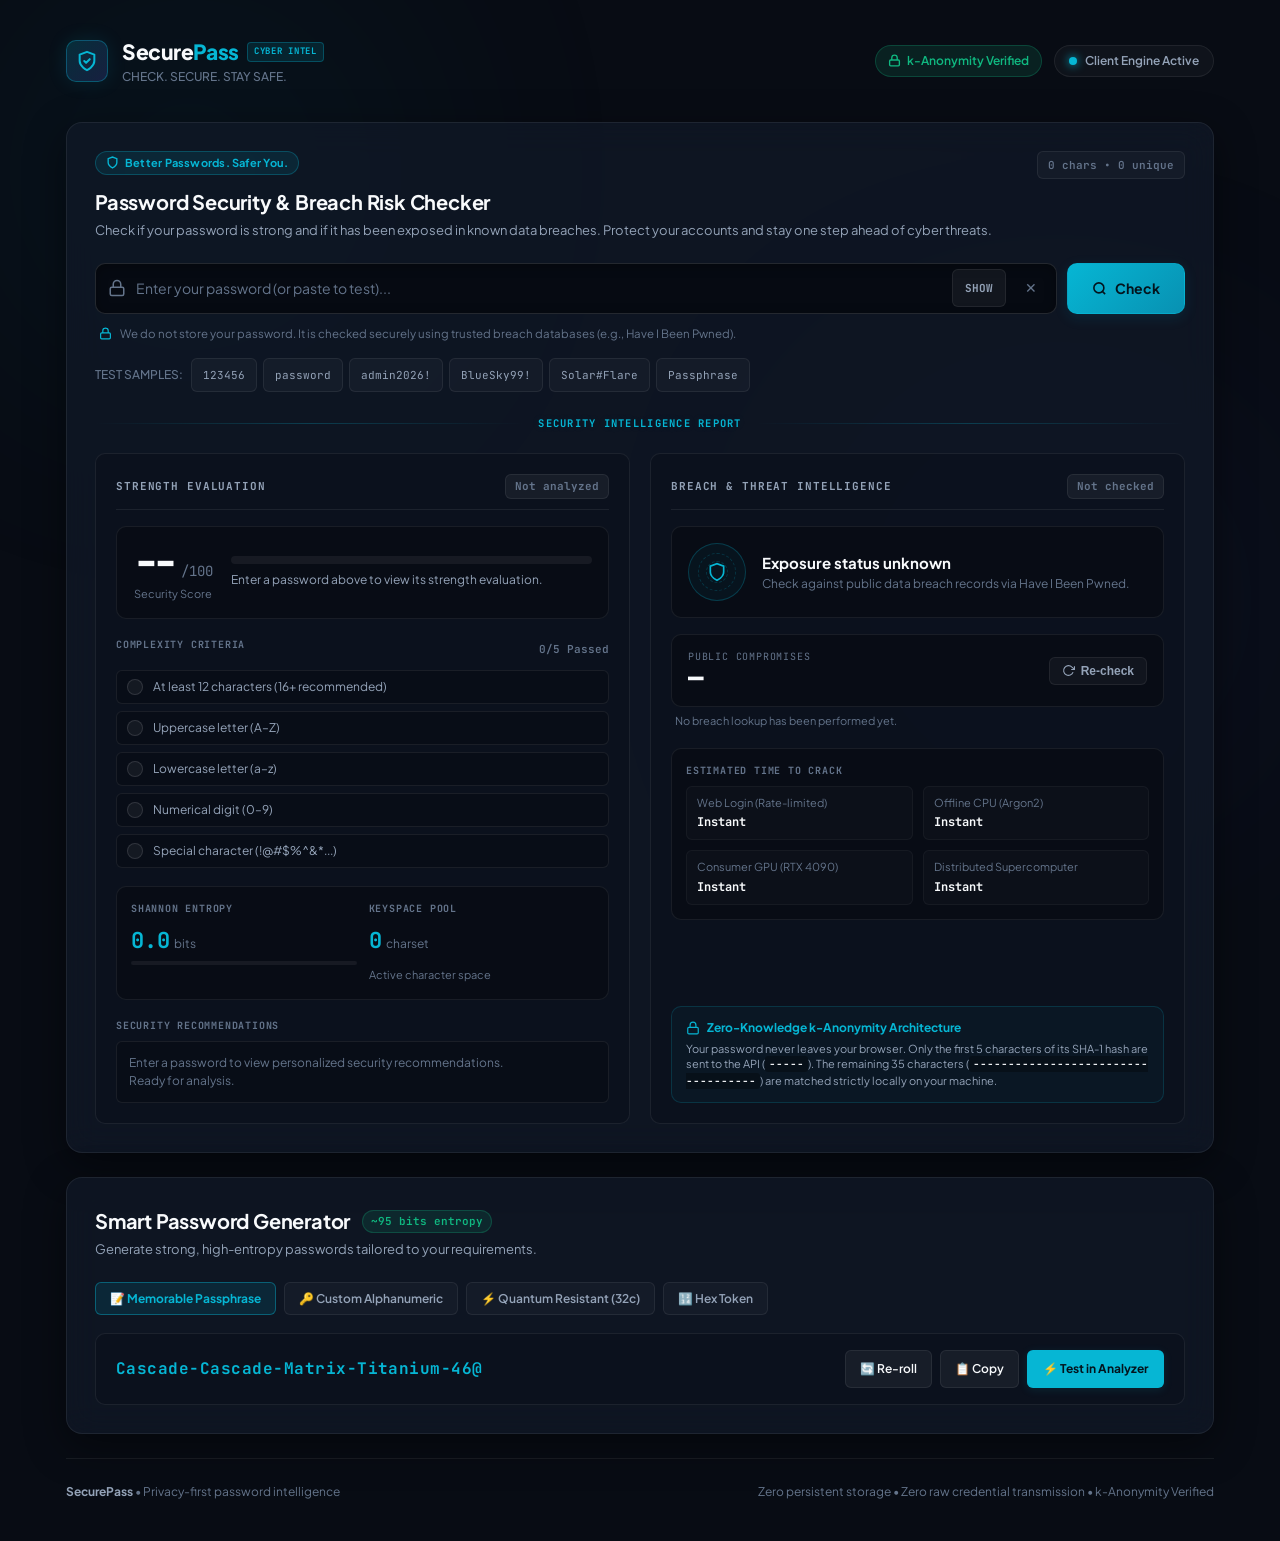
<file: index.html>
<!DOCTYPE html>
<html lang="en">
<head>
  <meta charset="UTF-8">
  <meta name="viewport" content="width=device-width, initial-scale=1.0">
  <meta name="theme-color" content="#080c14">
  <meta name="apple-mobile-web-app-capable" content="yes">
  <meta name="apple-mobile-web-app-status-bar-style" content="black-translucent">
  <meta name="mobile-web-app-capable" content="yes">
  <title>SecurePass — Cyber Security &amp; Password Intelligence</title>
  <meta name="description" content="Modern cybersecurity intelligence dashboard for password entropy evaluation, custom password generation, and privacy-preserving k-Anonymity breach detection.">
  
  <!-- Modern Clean Typography from Google Fonts -->
  <link rel="preconnect" href="https://fonts.googleapis.com">
  <link rel="preconnect" href="https://fonts.gstatic.com" crossorigin>
  <link href="https://fonts.googleapis.com/css2?family=Plus+Jakarta+Sans:wght@400;500;600;700;800&family=JetBrains+Mono:wght@400;500;600;700&display=swap" rel="stylesheet">
  
  <!-- Stylesheet -->
  <link rel="stylesheet" href="static/style.css" id="primaryStylesheet">
  <script>
    (function() {
      // Auto-resolve relative static assets if opened from a subfolder
      if (window.location.protocol === 'file:' || !window.location.host.includes('5000')) {
        var s = document.getElementById('primaryStylesheet');
        if (s && window.location.pathname.indexOf('templates') !== -1) {
          s.href = '../static/style.css';
        }
      }
    })();
  </script>
</head>
<body class="cyber-clean-theme">
  <!-- Overflow-contained background glow accents to prevent mobile horizontal widening -->
  <div class="ambient-glow-wrapper" aria-hidden="true">
    <div class="ambient-glow glow-cyan"></div>
    <div class="ambient-glow glow-blue"></div>
  </div>

  <div class="app-container">
    <!-- Header -->
    <header class="app-header">
      <div class="header-left">
        <div class="logo-shield" aria-hidden="true">
          <svg width="22" height="22" viewBox="0 0 24 24" fill="none" stroke="currentColor" stroke-width="2.2" stroke-linecap="round" stroke-linejoin="round">
            <path d="M12 22s8-4 8-10V5l-8-3-8 3v7c0 6 8 10 8 10z"></path>
            <polyline points="9 12 11 14 15 10"></polyline>
          </svg>
        </div>
        <div class="brand-text">
          <div class="brand-title-row">
            <span class="brand-name">Secure<span class="accent-text">Pass</span></span>
            <span class="brand-badge">CYBER INTEL</span>
          </div>
          <span class="brand-tagline">CHECK. SECURE. STAY SAFE.</span>
        </div>
      </div>

      <div class="header-right">
        <div class="privacy-pill" title="Passwords are never stored, logged, or sent unhashed">
          <svg width="13" height="13" viewBox="0 0 24 24" fill="none" stroke="currentColor" stroke-width="2.5">
            <rect x="3" y="11" width="18" height="11" rx="2" ry="2"></rect>
            <path d="M7 11V7a5 5 0 0 1 10 0v4"></path>
          </svg>
          <span>k-Anonymity Verified</span>
        </div>

        <div class="backend-status-pill" id="backendStatusPill" title="Connection status with backend">
          <span class="status-dot waiting" id="backendStatusDot"></span>
          <span class="status-label" id="backendStatusText">Connecting...</span>
        </div>
      </div>
    </header>

    <!-- MAIN SECTION: Password Analyzer Card -->
    <main class="panel panel-analyzer" aria-labelledby="analyzer-heading">
      <div class="panel-header-simple">
        <div class="header-copy">
          <div class="hero-badge-pill">
            <svg width="13" height="13" viewBox="0 0 24 24" fill="none" stroke="currentColor" stroke-width="2.5">
              <path d="M12 22s8-4 8-10V5l-8-3-8 3v7c0 6 8 10 8 10z"></path>
            </svg>
            <span>Better Passwords. Safer You.</span>
          </div>
          <h1 id="analyzer-heading" class="panel-title">Password Security &amp; Breach Risk Checker</h1>
          <p class="panel-desc">Check if your password is strong and if it has been exposed in known data breaches. Protect your accounts and stay one step ahead of cyber threats.</p>
        </div>
        <span class="char-counter-tag" id="inputStatsBadge">
          <span id="charCount">0</span> chars &bull; <span id="uniqueCount">0</span> unique
        </span>
      </div>

      <!-- Main Input Box with Integrated Action -->
      <div class="input-form-block">
        <div class="input-container" id="inputContainer">
          <div class="input-icon" aria-hidden="true">
            <svg width="18" height="18" viewBox="0 0 24 24" fill="none" stroke="currentColor" stroke-width="2">
              <rect x="3" y="11" width="18" height="11" rx="2" ry="2"></rect>
              <path d="M7 11V7a5 5 0 0 1 10 0v4"></path>
            </svg>
          </div>
          <input 
            type="password" 
            id="passwordInput" 
            class="password-input" 
            placeholder="Enter your password (or paste to test)..."
            autocomplete="off" 
            autocapitalize="off" 
            spellcheck="false"
          />
          <div class="input-button-group">
            <button type="button" id="togglePasswordBtn" class="btn-toggle-eye" aria-label="Show or hide password">SHOW</button>
            <button type="button" id="clearPasswordBtn" class="btn-clear-input" aria-label="Clear input" title="Clear input">✕</button>
          </div>
        </div>

        <button type="button" id="analyzeBtn" class="btn-primary-action">
          <svg width="15" height="15" viewBox="0 0 24 24" fill="none" stroke="currentColor" stroke-width="2.5">
            <circle cx="11" cy="11" r="8"></circle>
            <line x1="21" y1="21" x2="16.65" y2="16.65"></line>
          </svg>
          <span>Check</span>
        </button>
      </div>

      <!-- Trust & Zero-Knowledge Disclaimer -->
      <div class="privacy-guarantee-note">
        <svg width="13" height="13" viewBox="0 0 24 24" fill="none" stroke="currentColor" stroke-width="2.2">
          <rect x="3" y="11" width="18" height="11" rx="2" ry="2"></rect>
          <path d="M7 11V7a5 5 0 0 1 10 0v4"></path>
        </svg>
        <span>We do not store your password. It is checked securely using trusted breach databases (e.g., Have I Been Pwned).</span>
      </div>

      <!-- Presets & Test Samples -->
      <div class="input-footer-row">
        <div class="sample-chips-group">
          <span class="sample-label">TEST SAMPLES:</span>
          <div class="sample-chips">
            <button type="button" class="sample-chip weak" data-sample="123456" title="Weak: 123456">123456</button>
            <button type="button" class="sample-chip weak" data-sample="password123" title="Common: password">password</button>
            <button type="button" class="sample-chip weak" data-sample="admin2026!" title="Default: admin2026!">admin2026!</button>
            <button type="button" class="sample-chip moderate" data-sample="BlueSky99!" title="Moderate: BlueSky99!">BlueSky99!</button>
            <button type="button" class="sample-chip strong" data-sample="Solar#Flare$Cascade88" title="Strong: Solar#Flare$Cascade88">Solar#Flare</button>
            <button type="button" class="sample-chip strong" data-sample="Correct-Horse-Battery-Staple-2026!" title="Passphrase">Passphrase</button>
          </div>
        </div>
      </div>

      <!-- Security Intelligence Report Divider -->
      <div class="section-intel-banner">
        <span class="intel-banner-line"></span>
        <span class="intel-banner-text">SECURITY INTELLIGENCE REPORT</span>
        <span class="intel-banner-line"></span>
      </div>

      <!-- 2-Column Results Grid -->
      <div class="analyzer-results-grid">
        <!-- Left Sub-card: Strength, Checklist, Telemetry & Recommendations -->
        <div class="result-subpanel">
          <div class="subpanel-header">
            <span class="subpanel-title">STRENGTH EVALUATION</span>
            <span class="score-badge default" id="scoreRatingBadge">Not analyzed</span>
          </div>

          <!-- Score Row -->
          <div class="score-overview-box">
            <div class="score-number-col">
              <div class="score-digits">
                <span class="score-value" id="scoreValue">--</span>
                <span class="score-max">/100</span>
              </div>
              <span class="score-caption">Security Score</span>
            </div>

            <div class="score-bar-col">
              <div class="progress-track" role="progressbar" aria-valuenow="0" aria-valuemin="0" aria-valuemax="100" id="progressTrack">
                <div class="progress-fill" id="progressFill"></div>
              </div>
              <p class="score-feedback" id="scoreFeedback">Enter a password above to view its strength evaluation.</p>
            </div>
          </div>

          <!-- Complexity Checklist -->
          <div class="requirements-box">
            <div class="requirements-heading-row">
              <span class="req-title">COMPLEXITY CRITERIA</span>
              <span class="counter-badge" id="checklistCounter">0/5 Passed</span>
            </div>

            <ul class="checklist" id="checklist">
              <li class="checklist-item" id="check-length" data-rule="length">
                <span class="check-circle" aria-hidden="true">
                  <svg width="10" height="10" viewBox="0 0 24 24" fill="none" stroke="currentColor" stroke-width="3.5">
                    <polyline points="20 6 9 17 4 12"></polyline>
                  </svg>
                </span>
                <span class="check-text">At least 12 characters (16+ recommended)</span>
              </li>
              <li class="checklist-item" id="check-uppercase" data-rule="uppercase">
                <span class="check-circle" aria-hidden="true">
                  <svg width="10" height="10" viewBox="0 0 24 24" fill="none" stroke="currentColor" stroke-width="3.5">
                    <polyline points="20 6 9 17 4 12"></polyline>
                  </svg>
                </span>
                <span class="check-text">Uppercase letter (A–Z)</span>
              </li>
              <li class="checklist-item" id="check-lowercase" data-rule="lowercase">
                <span class="check-circle" aria-hidden="true">
                  <svg width="10" height="10" viewBox="0 0 24 24" fill="none" stroke="currentColor" stroke-width="3.5">
                    <polyline points="20 6 9 17 4 12"></polyline>
                  </svg>
                </span>
                <span class="check-text">Lowercase letter (a–z)</span>
              </li>
              <li class="checklist-item" id="check-number" data-rule="number">
                <span class="check-circle" aria-hidden="true">
                  <svg width="10" height="10" viewBox="0 0 24 24" fill="none" stroke="currentColor" stroke-width="3.5">
                    <polyline points="20 6 9 17 4 12"></polyline>
                  </svg>
                </span>
                <span class="check-text">Numerical digit (0–9)</span>
              </li>
              <li class="checklist-item" id="check-special" data-rule="special">
                <span class="check-circle" aria-hidden="true">
                  <svg width="10" height="10" viewBox="0 0 24 24" fill="none" stroke="currentColor" stroke-width="3.5">
                    <polyline points="20 6 9 17 4 12"></polyline>
                  </svg>
                </span>
                <span class="check-text">Special character (!@#$%^&*...)</span>
              </li>
            </ul>
          </div>

          <!-- Entropy & Keyspace Telemetry Strip -->
          <div class="entropy-metrics-strip">
            <div class="entropy-col">
              <span class="req-title">SHANNON ENTROPY</span>
              <div class="entropy-val-row">
                <span class="entropy-number" id="entropyValue">0.0</span>
                <span class="entropy-unit">bits</span>
              </div>
              <div class="entropy-mini-track">
                <div class="entropy-mini-fill" id="entropyFill" style="width: 0%"></div>
              </div>
            </div>

            <div class="entropy-col">
              <span class="req-title">KEYSPACE POOL</span>
              <div class="entropy-val-row">
                <span class="entropy-number" id="poolSizeValue">0</span>
                <span class="entropy-unit">charset</span>
              </div>
              <span class="entropy-subtext" id="combinationsValue" style="display: none;">0</span>
              <span class="entropy-subtext">Active character space</span>
            </div>
          </div>

          <!-- Recommendations Box -->
          <div class="recommendations-box">
            <span class="req-title">SECURITY RECOMMENDATIONS</span>
            <div class="recommendations-container" id="recommendationsContainer">
              <div class="recommendations-prompt" id="recommendationsPrompt">
                <span>Enter a password to view personalized security recommendations.</span>
              </div>
              <div class="recommendations-status-box" id="recommendationsStatusBox">
                Ready for analysis.
              </div>
              <ul class="recommendations-list" id="recommendationsList" style="display: none;">
                <!-- Dynamically populated -->
              </ul>
            </div>
          </div>
        </div>

        <!-- Right Sub-card: Breach & Attack Intelligence -->
        <div class="result-subpanel">
          <div class="subpanel-header">
            <span class="subpanel-title">BREACH &amp; THREAT INTELLIGENCE</span>
            <span class="badge-status" id="breachBadge">Not checked</span>
          </div>

          <!-- Breach Result Box -->
          <div class="breach-status-card">
            <div class="radar-wrapper" id="radarWrapper" aria-hidden="true">
              <div class="radar-circle ring-1"></div>
              <div class="radar-circle ring-2"></div>
              <div class="radar-icon">
                <svg width="20" height="20" viewBox="0 0 24 24" fill="none" stroke="currentColor" stroke-width="2">
                  <path d="M12 22s8-4 8-10V5l-8-3-8 3v7c0 6 8 10 8 10z"></path>
                </svg>
              </div>
            </div>

            <div class="breach-status-info">
              <h3 class="breach-status-title" id="breachStatusTitle">Exposure status unknown</h3>
              <p class="breach-status-desc" id="breachStatusDesc">Check against public data breach records via Have I Been Pwned.</p>
            </div>
          </div>

          <!-- Occurrences Metric -->
          <div class="occurrences-metric-row">
            <div class="occurrences-content">
              <span class="occurrences-label">PUBLIC COMPROMISES</span>
              <span class="occurrences-count" id="occurrencesCount">—</span>
            </div>
            <button type="button" id="retryBreachBtn" class="btn-ghost-retry">
              <svg width="13" height="13" viewBox="0 0 24 24" fill="none" stroke="currentColor" stroke-width="2">
                <polyline points="23 4 23 10 17 10"></polyline>
                <path d="M20.49 15a9 9 0 1 1-2.12-9.36L23 10"></path>
              </svg>
              <span>Re-check</span>
            </button>
          </div>
          <p class="occurrences-subtext" id="occurrencesSubtext">No breach lookup has been performed yet.</p>

          <!-- Cracking Time Estimation -->
          <div class="crack-time-card">
            <span class="req-title">ESTIMATED TIME TO CRACK</span>
            <div class="crack-time-grid">
              <div class="crack-item">
                <span class="crack-label">Web Login (Rate-limited)</span>
                <span class="crack-value" id="crackOnline">Instant</span>
              </div>
              <div class="crack-item">
                <span class="crack-label">Offline CPU (Argon2)</span>
                <span class="crack-value" id="crackOffline">Instant</span>
              </div>
              <div class="crack-item">
                <span class="crack-label">Consumer GPU (RTX 4090)</span>
                <span class="crack-value" id="crackSingleGpu">Instant</span>
              </div>
              <div class="crack-item">
                <span class="crack-label">Distributed Supercomputer</span>
                <span class="crack-value" id="crackCluster">Instant</span>
              </div>
            </div>
          </div>

          <!-- k-Anonymity Privacy Guarantee Box -->
          <div class="privacy-notice-box">
            <div class="notice-header">
              <svg width="14" height="14" viewBox="0 0 24 24" fill="none" stroke="currentColor" stroke-width="2">
                <rect x="3" y="11" width="18" height="11" rx="2" ry="2"></rect>
                <path d="M7 11V7a5 5 0 0 1 10 0v4"></path>
              </svg>
              <span>Zero-Knowledge k-Anonymity Architecture</span>
            </div>
            <p class="notice-text">
              Your password never leaves your browser. Only the first 5 characters of its SHA-1 hash are sent to the API (<span class="hash-preview" id="sha1PrefixHex">-----</span>). The remaining 35 characters (<span class="hash-preview" id="sha1SuffixHex">-----------------------------------</span>) are matched strictly locally on your machine.
            </p>
          </div>
        </div>
      </div>
    </main>

    <!-- SECTION 2: Clean Custom Password Generator -->
    <section class="panel panel-generator" aria-labelledby="generator-heading">
      <div class="panel-header-simple">
        <div class="header-copy">
          <div class="title-with-pill">
            <h2 id="generator-heading" class="panel-title">Smart Password Generator</h2>
            <span class="gen-entropy-badge" id="genEntropyTag">~95 bits entropy</span>
          </div>
          <p class="panel-desc">Generate strong, high-entropy passwords tailored to your requirements.</p>
        </div>
      </div>

      <!-- Generator Mode Selector Tabs -->
      <div class="generator-type-tabs" role="tablist">
        <button type="button" class="btn-gen-mode active" data-mode="passphrase" role="tab" aria-selected="true">
          <span>📝 Memorable Passphrase</span>
        </button>
        <button type="button" class="btn-gen-mode" data-mode="alphanumeric" role="tab" aria-selected="false">
          <span>🔑 Custom Alphanumeric</span>
        </button>
        <button type="button" class="btn-gen-mode" data-mode="quantum" role="tab" aria-selected="false">
          <span>⚡ Quantum Resistant (32c)</span>
        </button>
        <button type="button" class="btn-gen-mode" data-mode="hex" role="tab" aria-selected="false">
          <span>🔢 Hex Token</span>
        </button>
      </div>

      <!-- Generator Output Box -->
      <div class="generator-display-card">
        <div class="gen-token-box" id="generatedCipher">Correct-Horse-Battery-Staple-2026!</div>
        <div class="gen-buttons-row">
          <button type="button" id="regenerateBtn" class="btn-gen-secondary" title="Generate another password">
            <span>🔄 Re-roll</span>
          </button>
          <button type="button" id="copyGeneratedBtn" class="btn-gen-secondary" title="Copy to clipboard">
            <span id="copyText">📋 Copy</span>
          </button>
          <button type="button" id="deployGeneratedBtn" class="btn-gen-primary" title="Insert into analyzer above">
            <span>⚡ Test in Analyzer</span>
          </button>
        </div>
      </div>
    </section>

    <!-- Footer -->
    <footer class="app-footer">
      <div class="footer-left">
        <span class="footer-brand">SecurePass</span> &bull; Privacy-first password intelligence
      </div>
      <div class="footer-right">
        Zero persistent storage &bull; Zero raw credential transmission &bull; k-Anonymity Verified
      </div>
    </footer>
  </div>

  <!-- Application Logic -->
  <script src="static/app.js" id="primaryScript"></script>
  <script>
    (function() {
      if (window.location.protocol === 'file:' || !window.location.host.includes('5000')) {
        if (!window.SecurePassInitialized) {
          var s = document.createElement('script');
          s.src = window.location.pathname.indexOf('templates') !== -1 ? '../static/app.js' : 'static/app.js';
          document.body.appendChild(s);
        }
      }
    })();
  </script>
</body>
</html>
</file>
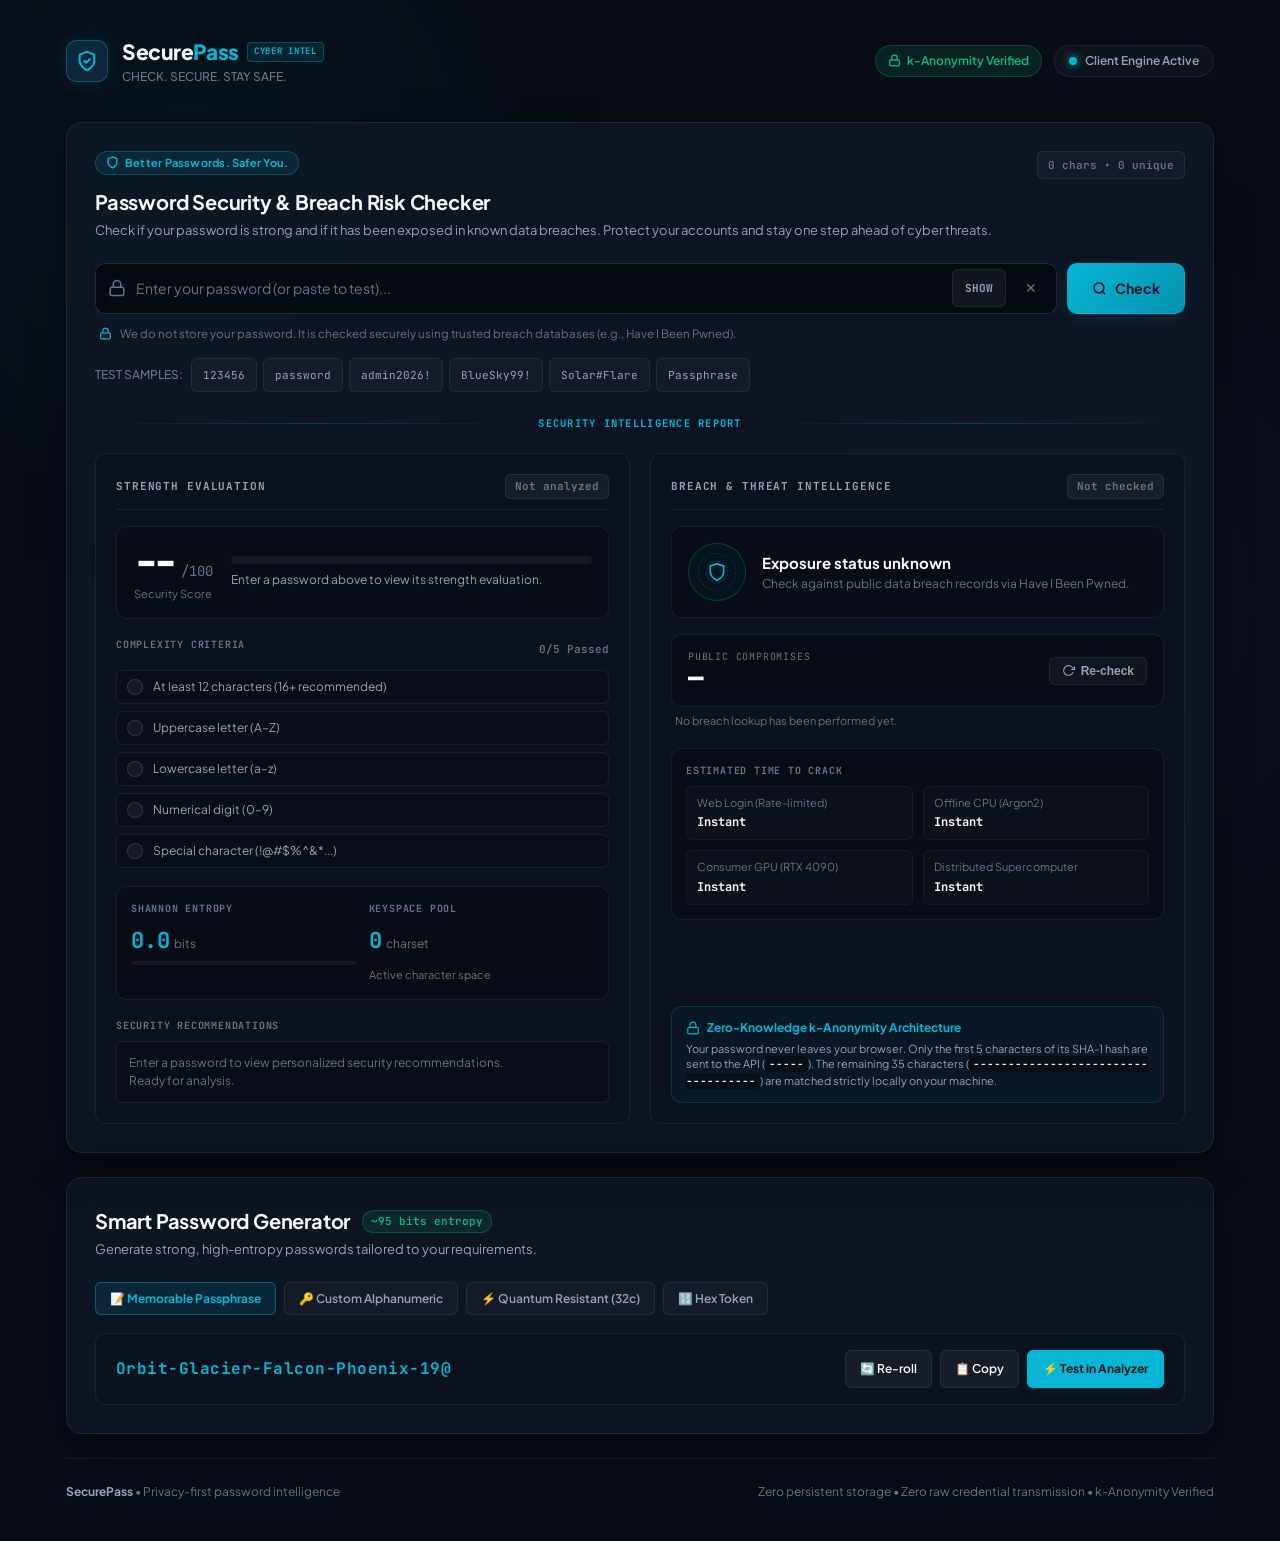
<file: templates/index.html>
<!DOCTYPE html>
<html lang="en">
<head>
  <meta charset="UTF-8">
  <meta name="viewport" content="width=device-width, initial-scale=1.0">
  <meta name="theme-color" content="#080c14">
  <meta name="apple-mobile-web-app-capable" content="yes">
  <meta name="apple-mobile-web-app-status-bar-style" content="black-translucent">
  <meta name="mobile-web-app-capable" content="yes">
  <title>SecurePass — Cyber Security &amp; Password Intelligence</title>
  <meta name="description" content="Modern cybersecurity intelligence dashboard for password entropy evaluation, custom password generation, and privacy-preserving k-Anonymity breach detection.">
  
  <!-- Modern Clean Typography from Google Fonts -->
  <link rel="preconnect" href="https://fonts.googleapis.com">
  <link rel="preconnect" href="https://fonts.gstatic.com" crossorigin>
  <link href="https://fonts.googleapis.com/css2?family=Plus+Jakarta+Sans:wght@400;500;600;700;800&family=JetBrains+Mono:wght@400;500;600;700&display=swap" rel="stylesheet">
  
  <!-- Stylesheet -->
  <link rel="stylesheet" href="/static/style.css" id="primaryStylesheet">
  <script>
    (function() {
      // Auto-resolve relative static assets if opened directly via file:// or non-Flask servers
      if (window.location.protocol === 'file:' || !window.location.host.includes('5000')) {
        var s = document.getElementById('primaryStylesheet');
        if (s) {
          s.href = window.location.pathname.indexOf('templates') !== -1 ? '../static/style.css' : 'static/style.css';
        }
      }
    })();
  </script>
</head>
<body class="cyber-clean-theme">
  <!-- Overflow-contained background glow accents to prevent mobile horizontal widening -->
  <div class="ambient-glow-wrapper" aria-hidden="true">
    <div class="ambient-glow glow-cyan"></div>
    <div class="ambient-glow glow-blue"></div>
  </div>

  <div class="app-container">
    <!-- Header -->
    <header class="app-header">
      <div class="header-left">
        <div class="logo-shield" aria-hidden="true">
          <svg width="22" height="22" viewBox="0 0 24 24" fill="none" stroke="currentColor" stroke-width="2.2" stroke-linecap="round" stroke-linejoin="round">
            <path d="M12 22s8-4 8-10V5l-8-3-8 3v7c0 6 8 10 8 10z"></path>
            <polyline points="9 12 11 14 15 10"></polyline>
          </svg>
        </div>
        <div class="brand-text">
          <div class="brand-title-row">
            <span class="brand-name">Secure<span class="accent-text">Pass</span></span>
            <span class="brand-badge">CYBER INTEL</span>
          </div>
          <span class="brand-tagline">CHECK. SECURE. STAY SAFE.</span>
        </div>
      </div>

      <div class="header-right">
        <div class="privacy-pill" title="Passwords are never stored, logged, or sent unhashed">
          <svg width="13" height="13" viewBox="0 0 24 24" fill="none" stroke="currentColor" stroke-width="2.5">
            <rect x="3" y="11" width="18" height="11" rx="2" ry="2"></rect>
            <path d="M7 11V7a5 5 0 0 1 10 0v4"></path>
          </svg>
          <span>k-Anonymity Verified</span>
        </div>

        <div class="backend-status-pill" id="backendStatusPill" title="Connection status with backend">
          <span class="status-dot waiting" id="backendStatusDot"></span>
          <span class="status-label" id="backendStatusText">Connecting...</span>
        </div>
      </div>
    </header>

    <!-- MAIN SECTION: Password Analyzer Card -->
    <main class="panel panel-analyzer" aria-labelledby="analyzer-heading">
      <div class="panel-header-simple">
        <div class="header-copy">
          <div class="hero-badge-pill">
            <svg width="13" height="13" viewBox="0 0 24 24" fill="none" stroke="currentColor" stroke-width="2.5">
              <path d="M12 22s8-4 8-10V5l-8-3-8 3v7c0 6 8 10 8 10z"></path>
            </svg>
            <span>Better Passwords. Safer You.</span>
          </div>
          <h1 id="analyzer-heading" class="panel-title">Password Security &amp; Breach Risk Checker</h1>
          <p class="panel-desc">Check if your password is strong and if it has been exposed in known data breaches. Protect your accounts and stay one step ahead of cyber threats.</p>
        </div>
        <span class="char-counter-tag" id="inputStatsBadge">
          <span id="charCount">0</span> chars &bull; <span id="uniqueCount">0</span> unique
        </span>
      </div>

      <!-- Main Input Box with Integrated Action -->
      <div class="input-form-block">
        <div class="input-container" id="inputContainer">
          <div class="input-icon" aria-hidden="true">
            <svg width="18" height="18" viewBox="0 0 24 24" fill="none" stroke="currentColor" stroke-width="2">
              <rect x="3" y="11" width="18" height="11" rx="2" ry="2"></rect>
              <path d="M7 11V7a5 5 0 0 1 10 0v4"></path>
            </svg>
          </div>
          <input 
            type="password" 
            id="passwordInput" 
            class="password-input" 
            placeholder="Enter your password (or paste to test)..."
            autocomplete="off" 
            autocapitalize="off" 
            spellcheck="false"
          />
          <div class="input-button-group">
            <button type="button" id="togglePasswordBtn" class="btn-toggle-eye" aria-label="Show or hide password">SHOW</button>
            <button type="button" id="clearPasswordBtn" class="btn-clear-input" aria-label="Clear input" title="Clear input">✕</button>
          </div>
        </div>

        <button type="button" id="analyzeBtn" class="btn-primary-action">
          <svg width="15" height="15" viewBox="0 0 24 24" fill="none" stroke="currentColor" stroke-width="2.5">
            <circle cx="11" cy="11" r="8"></circle>
            <line x1="21" y1="21" x2="16.65" y2="16.65"></line>
          </svg>
          <span>Check</span>
        </button>
      </div>

      <!-- Trust & Zero-Knowledge Disclaimer -->
      <div class="privacy-guarantee-note">
        <svg width="13" height="13" viewBox="0 0 24 24" fill="none" stroke="currentColor" stroke-width="2.2">
          <rect x="3" y="11" width="18" height="11" rx="2" ry="2"></rect>
          <path d="M7 11V7a5 5 0 0 1 10 0v4"></path>
        </svg>
        <span>We do not store your password. It is checked securely using trusted breach databases (e.g., Have I Been Pwned).</span>
      </div>

      <!-- Presets & Test Samples -->
      <div class="input-footer-row">
        <div class="sample-chips-group">
          <span class="sample-label">TEST SAMPLES:</span>
          <div class="sample-chips">
            <button type="button" class="sample-chip weak" data-sample="123456" title="Weak: 123456">123456</button>
            <button type="button" class="sample-chip weak" data-sample="password123" title="Common: password">password</button>
            <button type="button" class="sample-chip weak" data-sample="admin2026!" title="Default: admin2026!">admin2026!</button>
            <button type="button" class="sample-chip moderate" data-sample="BlueSky99!" title="Moderate: BlueSky99!">BlueSky99!</button>
            <button type="button" class="sample-chip strong" data-sample="Solar#Flare$Cascade88" title="Strong: Solar#Flare$Cascade88">Solar#Flare</button>
            <button type="button" class="sample-chip strong" data-sample="Correct-Horse-Battery-Staple-2026!" title="Passphrase">Passphrase</button>
          </div>
        </div>
      </div>

      <!-- Security Intelligence Report Divider -->
      <div class="section-intel-banner">
        <span class="intel-banner-line"></span>
        <span class="intel-banner-text">SECURITY INTELLIGENCE REPORT</span>
        <span class="intel-banner-line"></span>
      </div>

      <!-- 2-Column Results Grid -->
      <div class="analyzer-results-grid">
        <!-- Left Sub-card: Strength, Checklist, Telemetry & Recommendations -->
        <div class="result-subpanel">
          <div class="subpanel-header">
            <span class="subpanel-title">STRENGTH EVALUATION</span>
            <span class="score-badge default" id="scoreRatingBadge">Not analyzed</span>
          </div>

          <!-- Score Row -->
          <div class="score-overview-box">
            <div class="score-number-col">
              <div class="score-digits">
                <span class="score-value" id="scoreValue">--</span>
                <span class="score-max">/100</span>
              </div>
              <span class="score-caption">Security Score</span>
            </div>

            <div class="score-bar-col">
              <div class="progress-track" role="progressbar" aria-valuenow="0" aria-valuemin="0" aria-valuemax="100" id="progressTrack">
                <div class="progress-fill" id="progressFill"></div>
              </div>
              <p class="score-feedback" id="scoreFeedback">Enter a password above to view its strength evaluation.</p>
            </div>
          </div>

          <!-- Complexity Checklist -->
          <div class="requirements-box">
            <div class="requirements-heading-row">
              <span class="req-title">COMPLEXITY CRITERIA</span>
              <span class="counter-badge" id="checklistCounter">0/5 Passed</span>
            </div>

            <ul class="checklist" id="checklist">
              <li class="checklist-item" id="check-length" data-rule="length">
                <span class="check-circle" aria-hidden="true">
                  <svg width="10" height="10" viewBox="0 0 24 24" fill="none" stroke="currentColor" stroke-width="3.5">
                    <polyline points="20 6 9 17 4 12"></polyline>
                  </svg>
                </span>
                <span class="check-text">At least 12 characters (16+ recommended)</span>
              </li>
              <li class="checklist-item" id="check-uppercase" data-rule="uppercase">
                <span class="check-circle" aria-hidden="true">
                  <svg width="10" height="10" viewBox="0 0 24 24" fill="none" stroke="currentColor" stroke-width="3.5">
                    <polyline points="20 6 9 17 4 12"></polyline>
                  </svg>
                </span>
                <span class="check-text">Uppercase letter (A–Z)</span>
              </li>
              <li class="checklist-item" id="check-lowercase" data-rule="lowercase">
                <span class="check-circle" aria-hidden="true">
                  <svg width="10" height="10" viewBox="0 0 24 24" fill="none" stroke="currentColor" stroke-width="3.5">
                    <polyline points="20 6 9 17 4 12"></polyline>
                  </svg>
                </span>
                <span class="check-text">Lowercase letter (a–z)</span>
              </li>
              <li class="checklist-item" id="check-number" data-rule="number">
                <span class="check-circle" aria-hidden="true">
                  <svg width="10" height="10" viewBox="0 0 24 24" fill="none" stroke="currentColor" stroke-width="3.5">
                    <polyline points="20 6 9 17 4 12"></polyline>
                  </svg>
                </span>
                <span class="check-text">Numerical digit (0–9)</span>
              </li>
              <li class="checklist-item" id="check-special" data-rule="special">
                <span class="check-circle" aria-hidden="true">
                  <svg width="10" height="10" viewBox="0 0 24 24" fill="none" stroke="currentColor" stroke-width="3.5">
                    <polyline points="20 6 9 17 4 12"></polyline>
                  </svg>
                </span>
                <span class="check-text">Special character (!@#$%^&*...)</span>
              </li>
            </ul>
          </div>

          <!-- Entropy & Keyspace Telemetry Strip -->
          <div class="entropy-metrics-strip">
            <div class="entropy-col">
              <span class="req-title">SHANNON ENTROPY</span>
              <div class="entropy-val-row">
                <span class="entropy-number" id="entropyValue">0.0</span>
                <span class="entropy-unit">bits</span>
              </div>
              <div class="entropy-mini-track">
                <div class="entropy-mini-fill" id="entropyFill" style="width: 0%"></div>
              </div>
            </div>

            <div class="entropy-col">
              <span class="req-title">KEYSPACE POOL</span>
              <div class="entropy-val-row">
                <span class="entropy-number" id="poolSizeValue">0</span>
                <span class="entropy-unit">charset</span>
              </div>
              <span class="entropy-subtext" id="combinationsValue" style="display: none;">0</span>
              <span class="entropy-subtext">Active character space</span>
            </div>
          </div>

          <!-- Recommendations Box -->
          <div class="recommendations-box">
            <span class="req-title">SECURITY RECOMMENDATIONS</span>
            <div class="recommendations-container" id="recommendationsContainer">
              <div class="recommendations-prompt" id="recommendationsPrompt">
                <span>Enter a password to view personalized security recommendations.</span>
              </div>
              <div class="recommendations-status-box" id="recommendationsStatusBox">
                Ready for analysis.
              </div>
              <ul class="recommendations-list" id="recommendationsList" style="display: none;">
                <!-- Dynamically populated -->
              </ul>
            </div>
          </div>
        </div>

        <!-- Right Sub-card: Breach & Attack Intelligence -->
        <div class="result-subpanel">
          <div class="subpanel-header">
            <span class="subpanel-title">BREACH &amp; THREAT INTELLIGENCE</span>
            <span class="badge-status" id="breachBadge">Not checked</span>
          </div>

          <!-- Breach Result Box -->
          <div class="breach-status-card">
            <div class="radar-wrapper" id="radarWrapper" aria-hidden="true">
              <div class="radar-circle ring-1"></div>
              <div class="radar-circle ring-2"></div>
              <div class="radar-icon">
                <svg width="20" height="20" viewBox="0 0 24 24" fill="none" stroke="currentColor" stroke-width="2">
                  <path d="M12 22s8-4 8-10V5l-8-3-8 3v7c0 6 8 10 8 10z"></path>
                </svg>
              </div>
            </div>

            <div class="breach-status-info">
              <h3 class="breach-status-title" id="breachStatusTitle">Exposure status unknown</h3>
              <p class="breach-status-desc" id="breachStatusDesc">Check against public data breach records via Have I Been Pwned.</p>
            </div>
          </div>

          <!-- Occurrences Metric -->
          <div class="occurrences-metric-row">
            <div class="occurrences-content">
              <span class="occurrences-label">PUBLIC COMPROMISES</span>
              <span class="occurrences-count" id="occurrencesCount">—</span>
            </div>
            <button type="button" id="retryBreachBtn" class="btn-ghost-retry">
              <svg width="13" height="13" viewBox="0 0 24 24" fill="none" stroke="currentColor" stroke-width="2">
                <polyline points="23 4 23 10 17 10"></polyline>
                <path d="M20.49 15a9 9 0 1 1-2.12-9.36L23 10"></path>
              </svg>
              <span>Re-check</span>
            </button>
          </div>
          <p class="occurrences-subtext" id="occurrencesSubtext">No breach lookup has been performed yet.</p>

          <!-- Cracking Time Estimation -->
          <div class="crack-time-card">
            <span class="req-title">ESTIMATED TIME TO CRACK</span>
            <div class="crack-time-grid">
              <div class="crack-item">
                <span class="crack-label">Web Login (Rate-limited)</span>
                <span class="crack-value" id="crackOnline">Instant</span>
              </div>
              <div class="crack-item">
                <span class="crack-label">Offline CPU (Argon2)</span>
                <span class="crack-value" id="crackOffline">Instant</span>
              </div>
              <div class="crack-item">
                <span class="crack-label">Consumer GPU (RTX 4090)</span>
                <span class="crack-value" id="crackSingleGpu">Instant</span>
              </div>
              <div class="crack-item">
                <span class="crack-label">Distributed Supercomputer</span>
                <span class="crack-value" id="crackCluster">Instant</span>
              </div>
            </div>
          </div>

          <!-- k-Anonymity Privacy Guarantee Box -->
          <div class="privacy-notice-box">
            <div class="notice-header">
              <svg width="14" height="14" viewBox="0 0 24 24" fill="none" stroke="currentColor" stroke-width="2">
                <rect x="3" y="11" width="18" height="11" rx="2" ry="2"></rect>
                <path d="M7 11V7a5 5 0 0 1 10 0v4"></path>
              </svg>
              <span>Zero-Knowledge k-Anonymity Architecture</span>
            </div>
            <p class="notice-text">
              Your password never leaves your browser. Only the first 5 characters of its SHA-1 hash are sent to the API (<span class="hash-preview" id="sha1PrefixHex">-----</span>). The remaining 35 characters (<span class="hash-preview" id="sha1SuffixHex">-----------------------------------</span>) are matched strictly locally on your machine.
            </p>
          </div>
        </div>
      </div>
    </main>

    <!-- SECTION 2: Clean Custom Password Generator -->
    <section class="panel panel-generator" aria-labelledby="generator-heading">
      <div class="panel-header-simple">
        <div class="header-copy">
          <div class="title-with-pill">
            <h2 id="generator-heading" class="panel-title">Smart Password Generator</h2>
            <span class="gen-entropy-badge" id="genEntropyTag">~95 bits entropy</span>
          </div>
          <p class="panel-desc">Generate strong, high-entropy passwords tailored to your requirements.</p>
        </div>
      </div>

      <!-- Generator Mode Selector Tabs -->
      <div class="generator-type-tabs" role="tablist">
        <button type="button" class="btn-gen-mode active" data-mode="passphrase" role="tab" aria-selected="true">
          <span>📝 Memorable Passphrase</span>
        </button>
        <button type="button" class="btn-gen-mode" data-mode="alphanumeric" role="tab" aria-selected="false">
          <span>🔑 Custom Alphanumeric</span>
        </button>
        <button type="button" class="btn-gen-mode" data-mode="quantum" role="tab" aria-selected="false">
          <span>⚡ Quantum Resistant (32c)</span>
        </button>
        <button type="button" class="btn-gen-mode" data-mode="hex" role="tab" aria-selected="false">
          <span>🔢 Hex Token</span>
        </button>
      </div>

      <!-- Generator Output Box -->
      <div class="generator-display-card">
        <div class="gen-token-box" id="generatedCipher">Correct-Horse-Battery-Staple-2026!</div>
        <div class="gen-buttons-row">
          <button type="button" id="regenerateBtn" class="btn-gen-secondary" title="Generate another password">
            <span>🔄 Re-roll</span>
          </button>
          <button type="button" id="copyGeneratedBtn" class="btn-gen-secondary" title="Copy to clipboard">
            <span id="copyText">📋 Copy</span>
          </button>
          <button type="button" id="deployGeneratedBtn" class="btn-gen-primary" title="Insert into analyzer above">
            <span>⚡ Test in Analyzer</span>
          </button>
        </div>
      </div>
    </section>

    <!-- Footer -->
    <footer class="app-footer">
      <div class="footer-left">
        <span class="footer-brand">SecurePass</span> &bull; Privacy-first password intelligence
      </div>
      <div class="footer-right">
        Zero persistent storage &bull; Zero raw credential transmission &bull; k-Anonymity Verified
      </div>
    </footer>
  </div>

  <!-- Application Logic -->
  <script src="/static/app.js" id="primaryScript"></script>
  <script>
    (function() {
      if (window.location.protocol === 'file:' || !window.location.host.includes('5000')) {
        if (!window.SecurePassInitialized) {
          var s = document.createElement('script');
          s.src = window.location.pathname.indexOf('templates') !== -1 ? '../static/app.js' : 'static/app.js';
          document.body.appendChild(s);
        }
      }
    })();
  </script>
</body>
</html>
</file>
<file: static/style.css>
/* ==========================================================================
   SECUREPASS — MODERN CYBERSECURITY DESIGN SYSTEM
   Clean, Sleek, Intuitive & High-Contrast Cyber Intelligence Theme
   ========================================================================== */

:root {
  /* Surface & Background */
  --bg-page: #080c14;
  --bg-card: rgba(17, 24, 39, 0.75);
  --bg-card-solid: #111827;
  --bg-card-sub: rgba(12, 18, 30, 0.85);
  --bg-input: #060a12;
  --bg-hover: rgba(255, 255, 255, 0.04);

  /* Primary Brand & Cyber Accents */
  --accent-cyan: #06b6d4;
  --accent-cyan-hover: #22d3ee;
  --accent-cyan-dim: rgba(6, 182, 212, 0.12);
  --accent-cyan-glow: rgba(6, 182, 212, 0.25);

  --accent-emerald: #10b981;
  --accent-emerald-dim: rgba(16, 185, 129, 0.12);
  --accent-emerald-glow: rgba(16, 185, 129, 0.25);

  --accent-indigo: #6366f1;
  --accent-amber: #f59e0b;
  --accent-amber-dim: rgba(245, 158, 11, 0.12);

  --accent-rose: #f43f5e;
  --accent-rose-dim: rgba(244, 63, 94, 0.12);
  --accent-rose-glow: rgba(244, 63, 94, 0.25);

  /* Borders & Dividers */
  --border-subtle: rgba(255, 255, 255, 0.07);
  --border-medium: rgba(255, 255, 255, 0.12);
  --border-focus: rgba(6, 182, 212, 0.45);

  /* Typography Colors */
  --text-white: #f8fafc;
  --text-main: #e2e8f0;
  --text-muted: #94a3b8;
  --text-dim: #64748b;

  /* Typography */
  --font-sans: 'Plus Jakarta Sans', -apple-system, BlinkMacSystemFont, 'Segoe UI', Roboto, sans-serif;
  --font-mono: 'JetBrains Mono', monospace;

  /* Layout */
  --max-width: 1180px;
  --radius-lg: 16px;
  --radius-md: 10px;
  --radius-sm: 6px;
}

html {
  box-sizing: border-box;
  -webkit-text-size-adjust: 100%;
  overflow-x: hidden;
  scroll-behavior: smooth;
}

*, *::before, *::after {
  box-sizing: border-box;
  margin: 0;
  padding: 0;
}

body.cyber-clean-theme {
  background-color: var(--bg-page);
  color: var(--text-main);
  font-family: var(--font-sans);
  min-height: 100vh;
  min-height: 100dvh;
  position: relative;
  overflow-x: hidden;
  width: 100%;
  -webkit-font-smoothing: antialiased;
  -moz-osx-font-smoothing: grayscale;
  line-height: 1.5;
}

/* ==========================================================================
   Ambient Background Glows (Contained to prevent horizontal expansion)
   ========================================================================== */
.ambient-glow-wrapper {
  position: fixed;
  inset: 0;
  width: 100%;
  height: 100%;
  overflow: hidden;
  pointer-events: none;
  z-index: 0;
}

.ambient-glow {
  position: absolute;
  border-radius: 50%;
  filter: blur(140px);
  pointer-events: none;
  opacity: 0.15;
}

.glow-cyan {
  width: min(500px, 90vw);
  height: min(500px, 90vw);
  top: -80px;
  left: -60px;
  background: radial-gradient(circle, var(--accent-cyan) 0%, transparent 70%);
}

.glow-blue {
  width: min(600px, 100vw);
  height: min(600px, 100vw);
  top: 300px;
  right: -80px;
  background: radial-gradient(circle, var(--accent-indigo) 0%, transparent 70%);
  opacity: 0.12;
}

/* Container */
.app-container {
  position: relative;
  z-index: 10;
  width: 100%;
  max-width: var(--max-width);
  margin: 0 auto;
  padding: 24px 20px 60px;
  padding-left: max(16px, env(safe-area-inset-left));
  padding-right: max(16px, env(safe-area-inset-right));
  padding-bottom: max(40px, env(safe-area-inset-bottom));
  min-width: 0;
}

/* ==========================================================================
   App Header
   ========================================================================== */
.app-header {
  display: flex;
  justify-content: space-between;
  align-items: center;
  padding: 12px 0 28px;
  margin-bottom: 8px;
}

.header-left {
  display: flex;
  align-items: center;
  gap: 14px;
}

.logo-shield {
  width: 42px;
  height: 42px;
  border-radius: 10px;
  background: linear-gradient(135deg, rgba(6, 182, 212, 0.18), rgba(99, 102, 241, 0.18));
  border: 1px solid rgba(6, 182, 212, 0.35);
  display: flex;
  align-items: center;
  justify-content: center;
  color: var(--accent-cyan);
  box-shadow: 0 0 20px var(--accent-cyan-dim);
}

.brand-text {
  display: flex;
  flex-direction: column;
}

.brand-title-row {
  display: flex;
  align-items: center;
  gap: 8px;
}

.brand-name {
  font-size: 21px;
  font-weight: 800;
  letter-spacing: -0.02em;
  color: var(--text-white);
}

.accent-text {
  color: var(--accent-cyan);
}

.brand-badge {
  font-family: var(--font-mono);
  font-size: 9px;
  font-weight: 700;
  padding: 2px 6px;
  background: var(--accent-cyan-dim);
  border: 1px solid rgba(6, 182, 212, 0.3);
  color: var(--accent-cyan);
  border-radius: 4px;
  letter-spacing: 0.08em;
}

.brand-tagline {
  font-size: 12px;
  color: var(--text-dim);
  font-weight: 500;
}

.header-right {
  display: flex;
  align-items: center;
  gap: 12px;
}

.privacy-pill {
  display: flex;
  align-items: center;
  gap: 6px;
  font-size: 12px;
  font-weight: 600;
  color: var(--accent-emerald);
  background: var(--accent-emerald-dim);
  border: 1px solid rgba(16, 185, 129, 0.25);
  padding: 6px 12px;
  border-radius: 20px;
}

.backend-status-pill {
  display: flex;
  align-items: center;
  gap: 8px;
  font-size: 12px;
  font-weight: 600;
  color: var(--text-muted);
  background: rgba(255, 255, 255, 0.03);
  border: 1px solid var(--border-subtle);
  padding: 6px 14px;
  border-radius: 20px;
}

.status-dot {
  width: 8px;
  height: 8px;
  border-radius: 50%;
  flex-shrink: 0;
}
.status-dot.waiting {
  background: var(--accent-amber);
  box-shadow: 0 0 8px var(--accent-amber);
}
.status-dot.connected {
  background: var(--accent-emerald);
  box-shadow: 0 0 10px var(--accent-emerald);
}
.status-dot.offline {
  background: var(--accent-rose);
  box-shadow: 0 0 8px var(--accent-rose);
}
.status-dot.local-ready {
  background: var(--accent-cyan);
  box-shadow: 0 0 10px var(--accent-cyan);
}

/* ==========================================================================
   Panel Card Containers
   ========================================================================== */
.panel {
  background: var(--bg-card);
  backdrop-filter: blur(16px);
  -webkit-backdrop-filter: blur(16px);
  border: 1px solid var(--border-subtle);
  border-radius: var(--radius-lg);
  padding: 28px;
  margin-bottom: 24px;
  box-shadow: 0 12px 40px rgba(0, 0, 0, 0.45);
  transition: border-color 0.2s ease;
}

.panel:hover {
  border-color: rgba(255, 255, 255, 0.1);
}

.panel-header-simple {
  display: flex;
  justify-content: space-between;
  align-items: flex-start;
  flex-wrap: wrap;
  gap: 12px;
  margin-bottom: 22px;
}

.header-copy {
  display: flex;
  flex-direction: column;
  gap: 4px;
  min-width: 0;
  max-width: 100%;
}

.panel-title {
  font-size: 20px;
  font-weight: 700;
  letter-spacing: -0.01em;
  color: var(--text-white);
  overflow-wrap: break-word;
  word-break: break-word;
}

.panel-desc {
  font-size: 13px;
  color: var(--text-muted);
  overflow-wrap: break-word;
  word-break: break-word;
  line-height: 1.5;
}

.hero-badge-pill {
  display: inline-flex;
  align-items: center;
  gap: 6px;
  background: rgba(6, 182, 212, 0.1);
  border: 1px solid rgba(6, 182, 212, 0.28);
  color: var(--accent-cyan);
  font-size: 11px;
  font-weight: 700;
  padding: 3px 10px;
  border-radius: 20px;
  margin-bottom: 8px;
  letter-spacing: 0.02em;
  width: fit-content;
}

.char-counter-tag {
  font-family: var(--font-mono);
  font-size: 11px;
  font-weight: 600;
  color: var(--text-dim);
  background: rgba(255, 255, 255, 0.03);
  padding: 5px 10px;
  border-radius: var(--radius-sm);
  border: 1px solid var(--border-subtle);
  white-space: nowrap;
}

.privacy-guarantee-note {
  display: flex;
  align-items: center;
  gap: 8px;
  font-size: 11.5px;
  color: var(--text-dim);
  margin-top: 10px;
  line-height: 1.4;
  padding: 2px 4px;
}

.privacy-guarantee-note svg {
  color: var(--accent-cyan);
  flex-shrink: 0;
}

.section-intel-banner {
  display: flex;
  align-items: center;
  gap: 14px;
  margin: 14px 0 22px;
}

.intel-banner-line {
  flex: 1;
  height: 1px;
  background: linear-gradient(90deg, transparent, rgba(6, 182, 212, 0.25), transparent);
}

.intel-banner-text {
  font-family: var(--font-mono);
  font-size: 10.5px;
  font-weight: 700;
  color: var(--accent-cyan);
  letter-spacing: 0.12em;
  white-space: nowrap;
  text-shadow: 0 0 10px var(--accent-cyan-dim);
}

/* ==========================================================================
   Main Input Area
   ========================================================================== */
.input-form-block {
  display: flex;
  align-items: stretch;
  gap: 10px;
  width: 100%;
  max-width: 100%;
}

.input-container {
  display: flex;
  align-items: center;
  background: var(--bg-input);
  border: 1px solid var(--border-medium);
  border-radius: var(--radius-md);
  padding: 4px 6px 4px 12px;
  transition: all 0.2s ease;
  box-shadow: 0 2px 12px rgba(0, 0, 0, 0.3) inset;
  flex: 1;
  min-width: 0;
  width: auto;
}

.input-container:focus-within {
  border-color: var(--border-focus);
  box-shadow: 0 0 0 3px var(--accent-cyan-dim), 0 2px 12px rgba(0, 0, 0, 0.3) inset;
}

.input-icon {
  display: flex;
  align-items: center;
  color: var(--text-dim);
  margin-right: 10px;
  flex-shrink: 0;
}

.password-input {
  flex: 1;
  min-width: 0;
  background: transparent;
  border: none;
  outline: none;
  color: var(--text-white);
  font-family: var(--font-mono);
  font-size: 16px; /* 16px prevents iOS Safari automatic viewport zooming */
  padding: 10px 0;
  letter-spacing: 0.02em;
}

.password-input::placeholder {
  color: var(--text-dim);
  font-family: var(--font-sans);
  font-size: 14px;
  letter-spacing: normal;
}

.input-button-group {
  display: flex;
  align-items: center;
  gap: 6px;
  flex-shrink: 0;
}

.btn-toggle-eye {
  background: rgba(255, 255, 255, 0.05);
  border: 1px solid var(--border-subtle);
  color: var(--text-muted);
  font-family: var(--font-mono);
  font-size: 11px;
  font-weight: 700;
  padding: 6px 12px;
  min-height: 38px;
  min-width: 48px;
  border-radius: var(--radius-sm);
  cursor: pointer;
  touch-action: manipulation;
  display: inline-flex;
  align-items: center;
  justify-content: center;
  transition: all 0.15s ease;
}

.btn-toggle-eye:hover {
  background: var(--accent-cyan-dim);
  color: var(--accent-cyan);
  border-color: rgba(6, 182, 212, 0.3);
}

.btn-clear-input {
  background: transparent;
  border: 1px solid transparent;
  color: var(--text-dim);
  font-size: 14px;
  padding: 6px;
  min-height: 38px;
  min-width: 38px;
  border-radius: var(--radius-sm);
  cursor: pointer;
  touch-action: manipulation;
  display: inline-flex;
  align-items: center;
  justify-content: center;
  transition: all 0.15s ease;
}

.btn-clear-input:hover {
  background: var(--accent-rose-dim);
  color: var(--accent-rose);
  border-color: rgba(244, 63, 94, 0.2);
}

/* Input Footer Row */
.input-footer-row {
  display: flex;
  justify-content: space-between;
  align-items: center;
  flex-wrap: wrap;
  gap: 16px;
  margin-top: 14px;
  margin-bottom: 24px;
  width: 100%;
  min-width: 0;
}

.sample-chips-group {
  display: flex;
  align-items: center;
  flex-wrap: wrap;
  gap: 8px;
  min-width: 0;
}

.sample-label {
  font-size: 12px;
  color: var(--text-dim);
  font-weight: 500;
  white-space: nowrap;
}

.sample-chips {
  display: flex;
  flex-wrap: wrap;
  gap: 6px;
  min-width: 0;
}

.sample-chip {
  background: rgba(255, 255, 255, 0.03);
  border: 1px solid var(--border-subtle);
  border-radius: var(--radius-sm);
  color: var(--text-muted);
  font-family: var(--font-mono);
  font-size: 11px;
  padding: 6px 11px;
  min-height: 34px;
  display: inline-flex;
  align-items: center;
  justify-content: center;
  cursor: pointer;
  touch-action: manipulation;
  transition: all 0.15s ease;
  user-select: none;
  white-space: nowrap;
}

.sample-chip:hover {
  background: var(--accent-cyan-dim);
  border-color: rgba(6, 182, 212, 0.35);
  color: var(--accent-cyan);
}

.btn-primary-action {
  display: inline-flex;
  align-items: center;
  justify-content: center;
  gap: 8px;
  background: linear-gradient(135deg, #06b6d4 0%, #0891b2 100%);
  color: #04141d;
  border: 1px solid rgba(6, 182, 212, 0.4);
  border-radius: var(--radius-md);
  font-family: var(--font-sans);
  font-size: 14px;
  font-weight: 700;
  padding: 0 24px;
  min-height: 48px;
  cursor: pointer;
  touch-action: manipulation;
  transition: all 0.2s cubic-bezier(0.16, 1, 0.3, 1);
  box-shadow: 0 4px 14px var(--accent-cyan-dim);
  white-space: nowrap;
  flex-shrink: 0;
}

.btn-primary-action:hover {
  background: linear-gradient(135deg, #22d3ee 0%, #06b6d4 100%);
  transform: translateY(-1px);
  box-shadow: 0 6px 20px var(--accent-cyan-glow);
}

.btn-primary-action:active {
  transform: translateY(0);
}

/* ==========================================================================
   2-Column Results Grid
   ========================================================================== */
.analyzer-results-grid {
  display: grid;
  grid-template-columns: 1fr 1fr;
  gap: 20px;
}

.result-subpanel {
  background: var(--bg-card-sub);
  border: 1px solid var(--border-subtle);
  border-radius: var(--radius-md);
  padding: 20px;
  display: flex;
  flex-direction: column;
}

.subpanel-header {
  display: flex;
  justify-content: space-between;
  align-items: center;
  margin-bottom: 16px;
  padding-bottom: 10px;
  border-bottom: 1px solid var(--border-subtle);
}

.subpanel-title {
  font-family: var(--font-mono);
  font-size: 11px;
  font-weight: 700;
  letter-spacing: 0.08em;
  color: var(--text-muted);
}

.req-title {
  display: block;
  font-family: var(--font-mono);
  font-size: 10px;
  font-weight: 700;
  letter-spacing: 0.08em;
  color: var(--text-dim);
  margin-bottom: 8px;
}

/* ==========================================================================
   Score Overview Box
   ========================================================================== */
.score-overview-box {
  display: flex;
  align-items: center;
  gap: 18px;
  background: rgba(0, 0, 0, 0.25);
  border: 1px solid var(--border-subtle);
  border-radius: var(--radius-md);
  padding: 16px;
  margin-bottom: 18px;
}

.score-number-col {
  display: flex;
  flex-direction: column;
  align-items: center;
  min-width: 72px;
}

.score-digits {
  display: flex;
  align-items: baseline;
  gap: 2px;
}

.score-value {
  font-family: var(--font-mono);
  font-size: 38px;
  font-weight: 800;
  color: var(--text-white);
  line-height: 1;
}

.score-max {
  font-family: var(--font-mono);
  font-size: 14px;
  color: var(--text-dim);
}

.score-caption {
  font-size: 11px;
  color: var(--text-dim);
  margin-top: 4px;
}

.score-bar-col {
  flex: 1;
  display: flex;
  flex-direction: column;
  gap: 8px;
}

.progress-track {
  width: 100%;
  height: 8px;
  background: rgba(255, 255, 255, 0.06);
  border-radius: 20px;
  overflow: hidden;
}

.progress-fill {
  height: 100%;
  width: 0%;
  background: linear-gradient(90deg, var(--accent-rose) 0%, var(--accent-amber) 45%, var(--accent-cyan) 75%, var(--accent-emerald) 100%);
  border-radius: 20px;
  transition: width 0.35s ease;
  box-shadow: 0 0 10px var(--accent-cyan-dim);
}

.score-feedback {
  font-size: 12px;
  color: var(--text-muted);
  line-height: 1.4;
}

.score-badge {
  font-family: var(--font-mono);
  font-size: 11px;
  font-weight: 700;
  padding: 3px 9px;
  border-radius: var(--radius-sm);
  background: rgba(255, 255, 255, 0.05);
  color: var(--text-dim);
  border: 1px solid var(--border-subtle);
}

.score-badge.very-weak {
  background: var(--accent-rose-dim);
  border-color: rgba(244, 63, 94, 0.3);
  color: var(--accent-rose);
}
.score-badge.weak {
  background: var(--accent-amber-dim);
  border-color: rgba(245, 158, 11, 0.3);
  color: var(--accent-amber);
}
.score-badge.moderate {
  background: var(--accent-cyan-dim);
  border-color: rgba(6, 182, 212, 0.3);
  color: var(--accent-cyan);
}
.score-badge.strong, .score-badge.very-strong {
  background: var(--accent-emerald-dim);
  border-color: rgba(16, 185, 129, 0.3);
  color: var(--accent-emerald);
}

/* ==========================================================================
   Complexity Checklist
   ========================================================================== */
.requirements-box {
  margin-bottom: 18px;
}

.requirements-heading-row {
  display: flex;
  justify-content: space-between;
  align-items: center;
  margin-bottom: 10px;
}

.counter-badge {
  font-family: var(--font-mono);
  font-size: 11px;
  font-weight: 600;
  color: var(--text-dim);
}

.checklist {
  list-style: none;
  display: flex;
  flex-direction: column;
  gap: 7px;
}

.checklist-item {
  display: flex;
  align-items: center;
  gap: 10px;
  padding: 7px 10px;
  background: rgba(0, 0, 0, 0.2);
  border: 1px solid var(--border-subtle);
  border-radius: var(--radius-sm);
  font-size: 12px;
  color: var(--text-muted);
  transition: all 0.2s ease;
}

.check-circle {
  width: 16px;
  height: 16px;
  border-radius: 50%;
  background: rgba(255, 255, 255, 0.05);
  border: 1px solid var(--border-medium);
  display: flex;
  align-items: center;
  justify-content: center;
  color: transparent;
  flex-shrink: 0;
  transition: all 0.2s ease;
}

.checklist-item.passed {
  border-color: rgba(16, 185, 129, 0.25);
  background: rgba(16, 185, 129, 0.04);
  color: var(--text-white);
}

.checklist-item.passed .check-circle {
  background: var(--accent-emerald);
  border-color: var(--accent-emerald);
  color: #04141d;
  box-shadow: 0 0 8px var(--accent-emerald-glow);
}

/* ==========================================================================
   Entropy Strip
   ========================================================================== */
.entropy-metrics-strip {
  display: grid;
  grid-template-columns: 1fr 1fr;
  gap: 12px;
  padding: 14px;
  background: rgba(0, 0, 0, 0.25);
  border: 1px solid var(--border-subtle);
  border-radius: var(--radius-md);
  margin-bottom: 18px;
}

.entropy-val-row {
  display: flex;
  align-items: baseline;
  gap: 4px;
  margin-bottom: 4px;
}

.entropy-number {
  font-family: var(--font-mono);
  font-size: 22px;
  font-weight: 700;
  color: var(--accent-cyan);
}

.entropy-unit {
  font-size: 12px;
  color: var(--text-dim);
}

.entropy-mini-track {
  width: 100%;
  height: 4px;
  background: rgba(255, 255, 255, 0.06);
  border-radius: 10px;
  overflow: hidden;
}

.entropy-mini-fill {
  height: 100%;
  background: var(--accent-cyan);
  transition: width 0.3s ease;
}

.entropy-subtext {
  font-size: 11px;
  color: var(--text-dim);
}

/* Recommendations */
.recommendations-box {
  margin-top: auto;
}

.recommendations-container {
  background: rgba(0, 0, 0, 0.2);
  border: 1px solid var(--border-subtle);
  border-radius: var(--radius-sm);
  padding: 12px;
}

.recommendations-prompt, .recommendations-status-box {
  font-size: 12px;
  color: var(--text-dim);
}

.recommendations-list {
  list-style: none;
  display: flex;
  flex-direction: column;
  gap: 6px;
}

.recommendation-bullet {
  font-size: 12px;
  padding: 6px 10px;
  border-left: 3px solid var(--accent-cyan);
  background: rgba(6, 182, 212, 0.05);
  color: var(--text-white);
  border-radius: 0 4px 4px 0;
}

.recommendation-bullet.danger {
  border-left-color: var(--accent-rose);
  background: var(--accent-rose-dim);
  color: #fecdd3;
}

.recommendation-bullet.warning {
  border-left-color: var(--accent-amber);
  background: var(--accent-amber-dim);
  color: #fef08a;
}

/* ==========================================================================
   Breach & Threat Intelligence Card
   ========================================================================== */
.breach-status-card {
  display: flex;
  align-items: center;
  gap: 16px;
  background: rgba(0, 0, 0, 0.25);
  border: 1px solid var(--border-subtle);
  border-radius: var(--radius-md);
  padding: 16px;
  margin-bottom: 16px;
}

/* Sleek Minimal Radar */
.radar-wrapper {
  width: 58px;
  height: 58px;
  border-radius: 50%;
  background: rgba(6, 182, 212, 0.05);
  border: 1px solid rgba(6, 182, 212, 0.25);
  display: flex;
  align-items: center;
  justify-content: center;
  position: relative;
  flex-shrink: 0;
  transition: all 0.3s ease;
}

.radar-circle {
  position: absolute;
  border-radius: 50%;
  border: 1px dashed rgba(6, 182, 212, 0.2);
}
.ring-1 { width: 38px; height: 38px; }
.ring-2 { width: 22px; height: 22px; }

.radar-icon {
  color: var(--accent-cyan);
  display: flex;
  align-items: center;
  justify-content: center;
  z-index: 2;
}

/* Radar states */
.radar-wrapper.scanning {
  border-color: var(--accent-cyan);
  box-shadow: 0 0 16px var(--accent-cyan-dim);
  animation: radar-pulse 1.2s infinite alternate;
}
.radar-wrapper.matched {
  border-color: var(--accent-rose);
  background: var(--accent-rose-dim);
  box-shadow: 0 0 16px var(--accent-rose-dim);
}
.radar-wrapper.matched .radar-icon {
  color: var(--accent-rose);
}
.radar-wrapper.safe {
  border-color: var(--accent-emerald);
  background: var(--accent-emerald-dim);
  box-shadow: 0 0 16px var(--accent-emerald-dim);
}
.radar-wrapper.safe .radar-icon {
  color: var(--accent-emerald);
}

@keyframes radar-pulse {
  from { transform: scale(0.97); }
  to { transform: scale(1.03); }
}

.breach-status-info {
  display: flex;
  flex-direction: column;
  gap: 2px;
}

.breach-status-title {
  font-size: 15px;
  font-weight: 700;
  color: var(--text-white);
}

.breach-status-desc {
  font-size: 12px;
  color: var(--text-dim);
  line-height: 1.35;
}

.badge-status {
  font-family: var(--font-mono);
  font-size: 11px;
  font-weight: 700;
  padding: 3px 9px;
  border-radius: var(--radius-sm);
  background: rgba(255, 255, 255, 0.05);
  color: var(--text-dim);
  border: 1px solid var(--border-subtle);
}

.badge-status.checking {
  color: var(--accent-cyan);
  background: var(--accent-cyan-dim);
  border-color: rgba(6, 182, 212, 0.3);
}
.badge-status.match-found {
  color: var(--accent-rose);
  background: var(--accent-rose-dim);
  border-color: rgba(244, 63, 94, 0.3);
}
.badge-status.no-match {
  color: var(--accent-emerald);
  background: var(--accent-emerald-dim);
  border-color: rgba(16, 185, 129, 0.3);
}

/* Occurrences Metric Row */
.occurrences-metric-row {
  display: flex;
  justify-content: space-between;
  align-items: center;
  background: rgba(0, 0, 0, 0.25);
  border: 1px solid var(--border-subtle);
  border-radius: var(--radius-md);
  padding: 14px 16px;
  margin-bottom: 6px;
}

.occurrences-content {
  display: flex;
  flex-direction: column;
}

.occurrences-label {
  font-family: var(--font-mono);
  font-size: 10px;
  letter-spacing: 0.08em;
  color: var(--text-dim);
}

.occurrences-count {
  font-family: var(--font-mono);
  font-size: 26px;
  font-weight: 800;
  color: var(--text-white);
  line-height: 1.1;
}

.occurrences-count.breached {
  color: var(--accent-rose);
}
.occurrences-count.safe {
  color: var(--accent-emerald);
}

.btn-ghost-retry {
  display: inline-flex;
  align-items: center;
  gap: 6px;
  background: rgba(255, 255, 255, 0.04);
  border: 1px solid var(--border-subtle);
  color: var(--text-muted);
  font-size: 12px;
  font-weight: 600;
  padding: 6px 12px;
  border-radius: var(--radius-sm);
  cursor: pointer;
  transition: all 0.15s ease;
}

.btn-ghost-retry:hover:not(:disabled) {
  background: var(--accent-cyan-dim);
  border-color: rgba(6, 182, 212, 0.3);
  color: var(--accent-cyan);
}

.btn-ghost-retry:disabled {
  opacity: 0.4;
  cursor: not-allowed;
}

.occurrences-subtext {
  font-size: 11px;
  color: var(--text-dim);
  margin-bottom: 18px;
  padding: 0 4px;
}

/* Cracking Time Grid */
.crack-time-card {
  background: rgba(0, 0, 0, 0.25);
  border: 1px solid var(--border-subtle);
  border-radius: var(--radius-md);
  padding: 14px;
  margin-bottom: 18px;
}

.crack-time-grid {
  display: grid;
  grid-template-columns: 1fr 1fr;
  gap: 10px;
  margin-top: 6px;
}

.crack-item {
  display: flex;
  flex-direction: column;
  padding: 8px 10px;
  background: rgba(255, 255, 255, 0.02);
  border-radius: var(--radius-sm);
  border: 1px solid rgba(255, 255, 255, 0.04);
}

.crack-label {
  font-size: 11px;
  color: var(--text-dim);
}

.crack-value {
  font-family: var(--font-mono);
  font-size: 12px;
  font-weight: 700;
  color: var(--text-white);
  margin-top: 2px;
}
.crack-value.danger { color: var(--accent-rose); }
.crack-value.safe { color: var(--accent-emerald); }

/* Privacy notice */
.privacy-notice-box {
  background: rgba(6, 182, 212, 0.04);
  border: 1px solid rgba(6, 182, 212, 0.18);
  border-radius: var(--radius-md);
  padding: 12px 14px;
  margin-top: auto;
}

.notice-header {
  display: flex;
  align-items: center;
  gap: 7px;
  font-size: 12px;
  font-weight: 700;
  color: var(--accent-cyan);
  margin-bottom: 4px;
}

.notice-text {
  font-size: 11px;
  color: var(--text-muted);
  line-height: 1.45;
}

.hash-preview {
  font-family: var(--font-mono);
  font-weight: 600;
  color: var(--text-white);
  background: rgba(0, 0, 0, 0.3);
  padding: 1px 4px;
  border-radius: 3px;
  word-break: break-all;
  overflow-wrap: anywhere;
}

/* ==========================================================================
   Smart Password Generator Panel
   ========================================================================== */
.title-with-pill {
  display: flex;
  align-items: center;
  gap: 12px;
}

.gen-entropy-badge {
  font-family: var(--font-mono);
  font-size: 11px;
  font-weight: 600;
  color: var(--accent-emerald);
  background: var(--accent-emerald-dim);
  border: 1px solid rgba(16, 185, 129, 0.25);
  padding: 2px 8px;
  border-radius: 20px;
}

.generator-type-tabs {
  display: flex;
  gap: 8px;
  margin-bottom: 18px;
  flex-wrap: wrap;
}

.btn-gen-mode {
  background: rgba(255, 255, 255, 0.03);
  border: 1px solid var(--border-subtle);
  border-radius: var(--radius-sm);
  color: var(--text-muted);
  font-family: var(--font-sans);
  font-size: 12px;
  font-weight: 600;
  padding: 8px 14px;
  cursor: pointer;
  transition: all 0.15s ease;
}

.btn-gen-mode:hover {
  background: var(--bg-hover);
  color: var(--text-white);
  border-color: var(--border-medium);
}

.btn-gen-mode.active {
  background: var(--accent-cyan-dim);
  border-color: rgba(6, 182, 212, 0.4);
  color: var(--accent-cyan);
  font-weight: 700;
}

.generator-display-card {
  display: flex;
  align-items: center;
  justify-content: space-between;
  flex-wrap: wrap;
  gap: 16px;
  background: var(--bg-card-sub);
  border: 1px solid var(--border-subtle);
  border-radius: var(--radius-md);
  padding: 16px 20px;
  width: 100%;
  min-width: 0;
}

.gen-token-box {
  font-family: var(--font-mono);
  font-size: clamp(13px, 3.5vw, 16px);
  font-weight: 700;
  color: var(--accent-cyan);
  letter-spacing: 0.03em;
  word-break: break-all;
  user-select: all;
  min-width: 0;
}

.gen-buttons-row {
  display: flex;
  align-items: center;
  gap: 8px;
  flex-wrap: wrap;
}

.btn-gen-secondary {
  background: rgba(255, 255, 255, 0.05);
  border: 1px solid var(--border-subtle);
  color: var(--text-white);
  font-family: var(--font-sans);
  font-size: 12px;
  font-weight: 600;
  padding: 8px 14px;
  min-height: 38px;
  border-radius: var(--radius-sm);
  cursor: pointer;
  touch-action: manipulation;
  transition: all 0.15s ease;
  white-space: nowrap;
  display: inline-flex;
  align-items: center;
  justify-content: center;
}

.btn-gen-secondary:hover {
  background: rgba(255, 255, 255, 0.1);
  border-color: var(--border-medium);
}

.btn-gen-primary {
  background: var(--accent-cyan);
  color: #04141d;
  border: none;
  font-family: var(--font-sans);
  font-size: 12px;
  font-weight: 700;
  padding: 8px 16px;
  min-height: 38px;
  border-radius: var(--radius-sm);
  cursor: pointer;
  touch-action: manipulation;
  transition: all 0.15s ease;
  box-shadow: 0 2px 10px var(--accent-cyan-dim);
  white-space: nowrap;
  display: inline-flex;
  align-items: center;
  justify-content: center;
}

.btn-gen-primary:hover {
  background: var(--accent-cyan-hover);
  transform: translateY(-1px);
}

/* ==========================================================================
   Footer
   ========================================================================== */
.app-footer {
  display: flex;
  justify-content: space-between;
  align-items: center;
  flex-wrap: wrap;
  gap: 12px;
  padding-top: 24px;
  border-top: 1px solid var(--border-subtle);
  font-size: 12px;
  color: var(--text-dim);
  width: 100%;
}

.footer-brand {
  font-weight: 700;
  color: var(--text-muted);
}

/* ==========================================================================
   Comprehensive Responsive Breakpoints (Laptop, Tablet, Mobile)
   ========================================================================== */

/* Tablet & Smaller Laptops (<= 992px) */
@media (max-width: 992px) {
  .app-container {
    padding: 20px 16px 50px;
  }
  .analyzer-results-grid {
    grid-template-columns: 1fr;
    gap: 18px;
  }
}

/* Tablets & Large Mobile Devices (<= 768px) */
@media (max-width: 768px) {
  .app-header {
    flex-direction: column;
    align-items: flex-start;
    gap: 14px;
    padding: 8px 0 20px;
  }
  .header-left {
    width: 100%;
  }
  .header-right {
    width: 100%;
    display: flex;
    justify-content: space-between;
    gap: 8px;
  }
  .privacy-pill, .backend-status-pill {
    flex: 1;
    justify-content: center;
    padding: 7px 10px;
    font-size: 11px;
    text-align: center;
  }
  .input-footer-row {
    flex-direction: column;
    align-items: stretch;
    gap: 14px;
  }
  .sample-chips-group {
    width: 100%;
    flex-direction: column;
    align-items: flex-start;
    gap: 8px;
  }
  .sample-chips {
    width: 100%;
    display: flex;
    flex-wrap: wrap;
    gap: 6px;
  }
  .input-form-block {
    flex-direction: column;
    align-items: stretch;
    gap: 10px;
    width: 100%;
  }
  .input-form-block .input-container {
    width: 100%;
  }
  .btn-primary-action {
    width: 100%;
    justify-content: center;
    min-height: 48px;
    font-size: 14px;
  }
  .generator-type-tabs {
    display: grid;
    grid-template-columns: repeat(2, 1fr);
    gap: 8px;
  }
  .btn-gen-mode {
    justify-content: center;
    min-height: 42px;
  }
  .generator-display-card {
    flex-direction: column;
    align-items: stretch;
    gap: 14px;
    padding: 16px;
  }
  .gen-token-box {
    text-align: center;
    padding: 14px 12px;
    background: rgba(0, 0, 0, 0.35);
    border: 1px dashed rgba(6, 182, 212, 0.25);
    border-radius: var(--radius-sm);
  }
  .gen-buttons-row {
    display: grid;
    grid-template-columns: 1fr 1fr;
    gap: 8px;
    width: 100%;
  }
  .btn-gen-primary {
    grid-column: 1 / -1;
    width: 100%;
    min-height: 44px;
  }
  .btn-gen-secondary {
    min-height: 42px;
    width: 100%;
  }
}

/* Mobile Screens (<= 560px) */
@media (max-width: 560px) {
  .app-container {
    padding: 14px 12px 36px;
  }
  .panel {
    padding: 16px 12px;
    border-radius: 12px;
    margin-bottom: 16px;
  }
  .panel-header-simple {
    flex-direction: column;
    align-items: flex-start;
    gap: 8px;
  }
  .char-counter-tag {
    align-self: flex-start;
  }
  .score-overview-box {
    flex-direction: column;
    align-items: stretch;
    gap: 12px;
    padding: 12px;
  }
  .score-number-col {
    flex-direction: row;
    justify-content: space-between;
    align-items: center;
    width: 100%;
    padding-bottom: 8px;
    border-bottom: 1px solid var(--border-subtle);
  }
  .score-caption {
    margin-top: 0;
  }
  .entropy-metrics-strip {
    grid-template-columns: 1fr;
    gap: 12px;
    padding: 12px;
  }
  .crack-time-grid {
    grid-template-columns: 1fr;
    gap: 8px;
  }
  .crack-item {
    padding: 9px 12px;
  }
  .breach-status-card {
    flex-direction: column;
    align-items: flex-start;
    gap: 12px;
    padding: 14px 12px;
  }
  .occurrences-metric-row {
    padding: 12px;
  }
  .app-footer {
    flex-direction: column;
    text-align: center;
    gap: 6px;
    font-size: 11px;
  }
}

/* Mobile Screens (<= 480px) */
@media (max-width: 480px) {
  .header-right {
    flex-direction: column;
    width: 100%;
    gap: 6px;
  }
  .privacy-pill, .backend-status-pill {
    width: 100%;
    justify-content: center;
  }
  .hero-badge-pill {
    max-width: 100%;
    white-space: normal;
  }
}

/* Extra Compact Phones (<= 380px: 320px, 360px, 375px) */
@media (max-width: 380px) {
  .app-container {
    padding: 12px 10px 32px;
  }
  .panel {
    padding: 14px 10px;
  }
  .input-container {
    padding: 4px 6px 4px 8px;
  }
  .input-icon {
    margin-right: 6px;
  }
  .input-button-group {
    gap: 4px;
  }
  .btn-toggle-eye {
    padding: 6px 8px;
    min-width: 42px;
    font-size: 10px;
  }
  .btn-clear-input {
    padding: 4px;
    min-width: 30px;
    font-size: 13px;
  }
  .generator-type-tabs {
    grid-template-columns: 1fr;
  }
  .gen-buttons-row {
    grid-template-columns: 1fr;
  }
  .btn-gen-primary {
    grid-column: auto;
  }
  .header-right {
    flex-direction: column;
    width: 100%;
  }
  .privacy-pill, .backend-status-pill {
    width: 100%;
  }
  .password-input {
    font-size: 14.5px;
  }
  .brand-name {
    font-size: 19px;
  }
}
</file>
